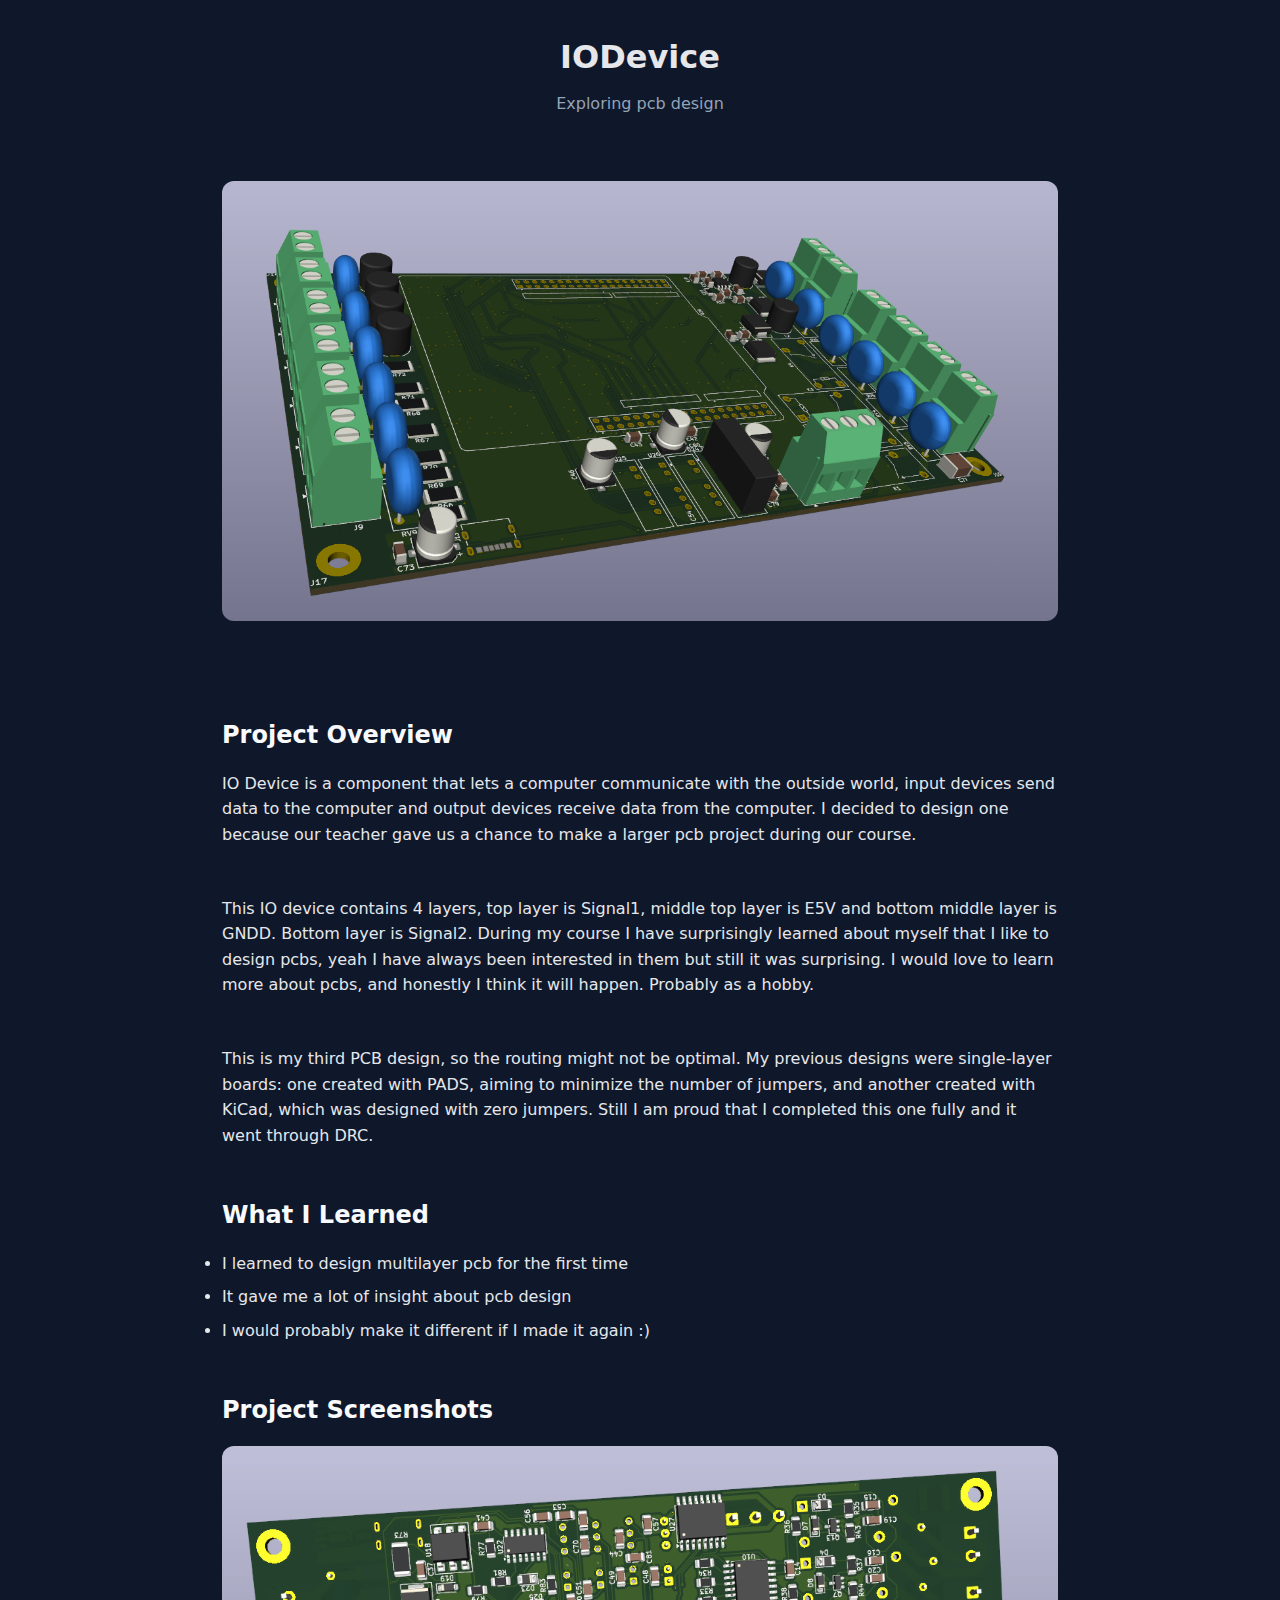
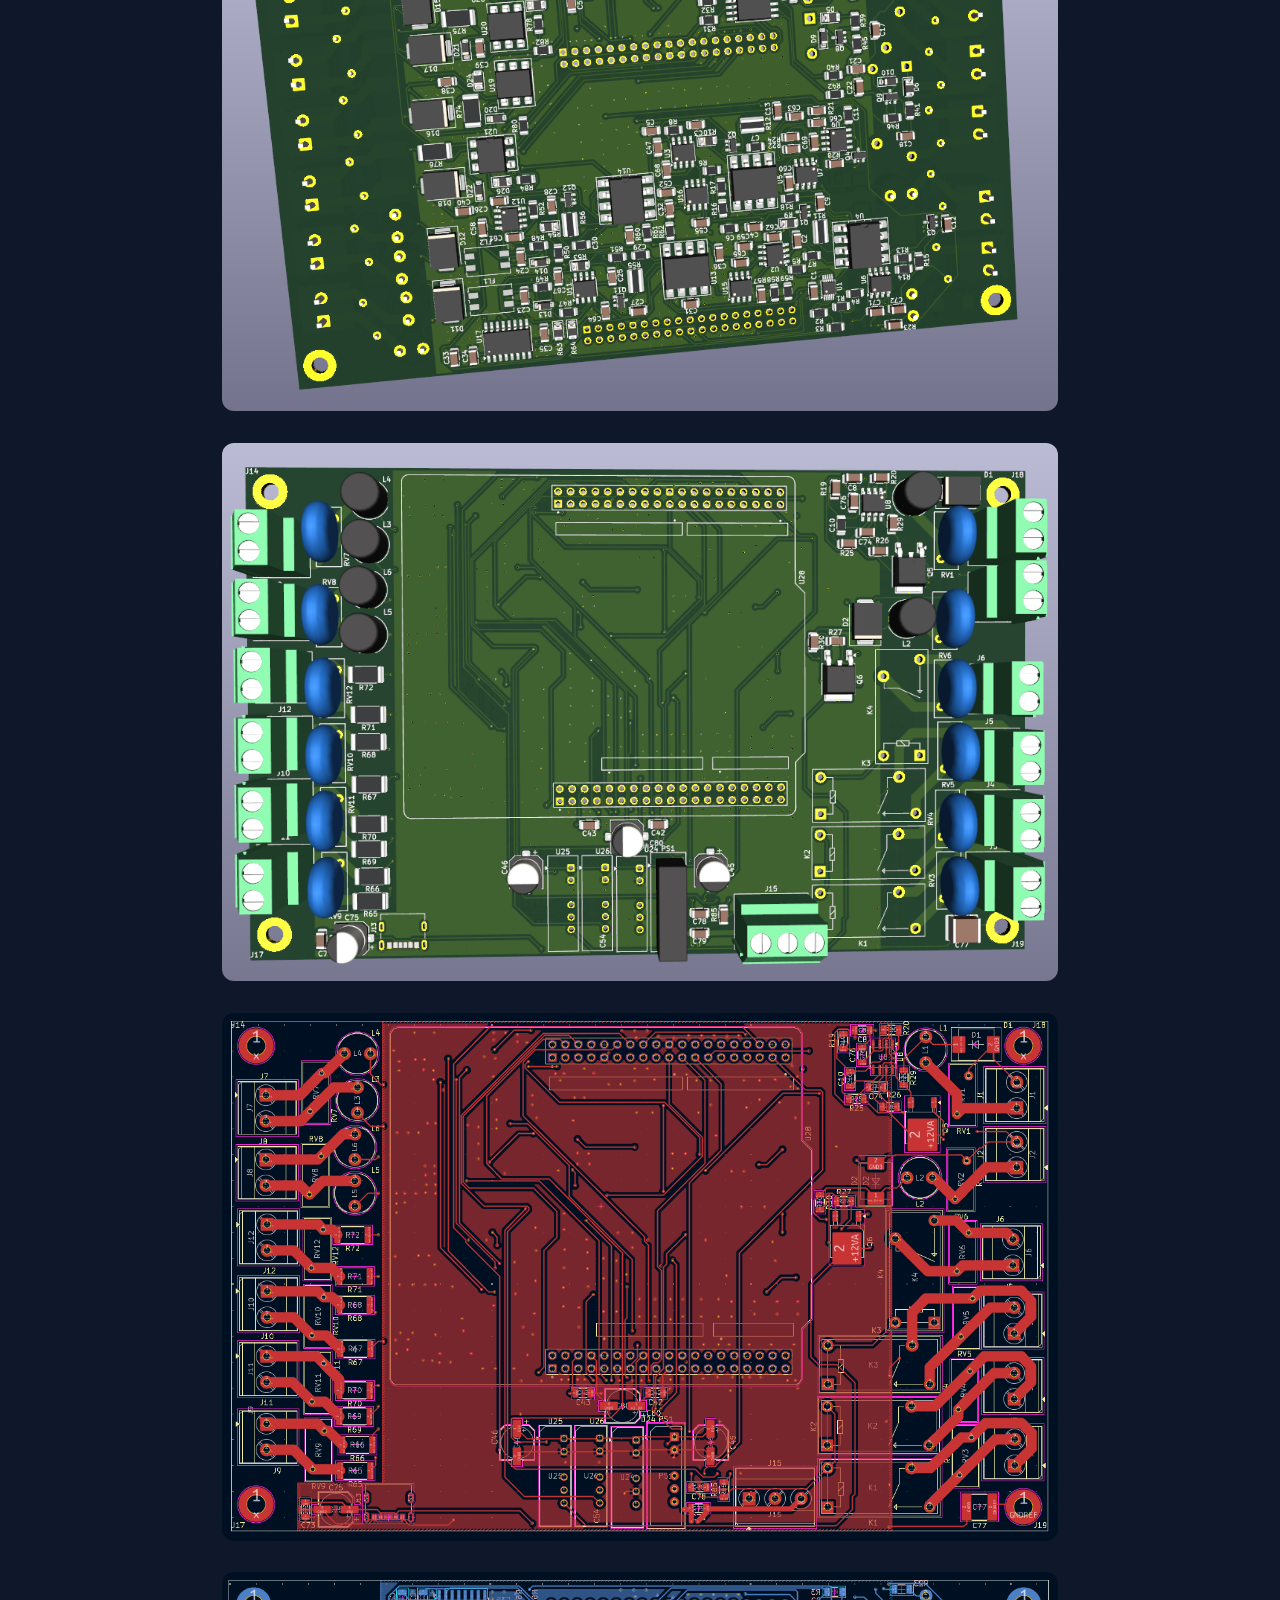
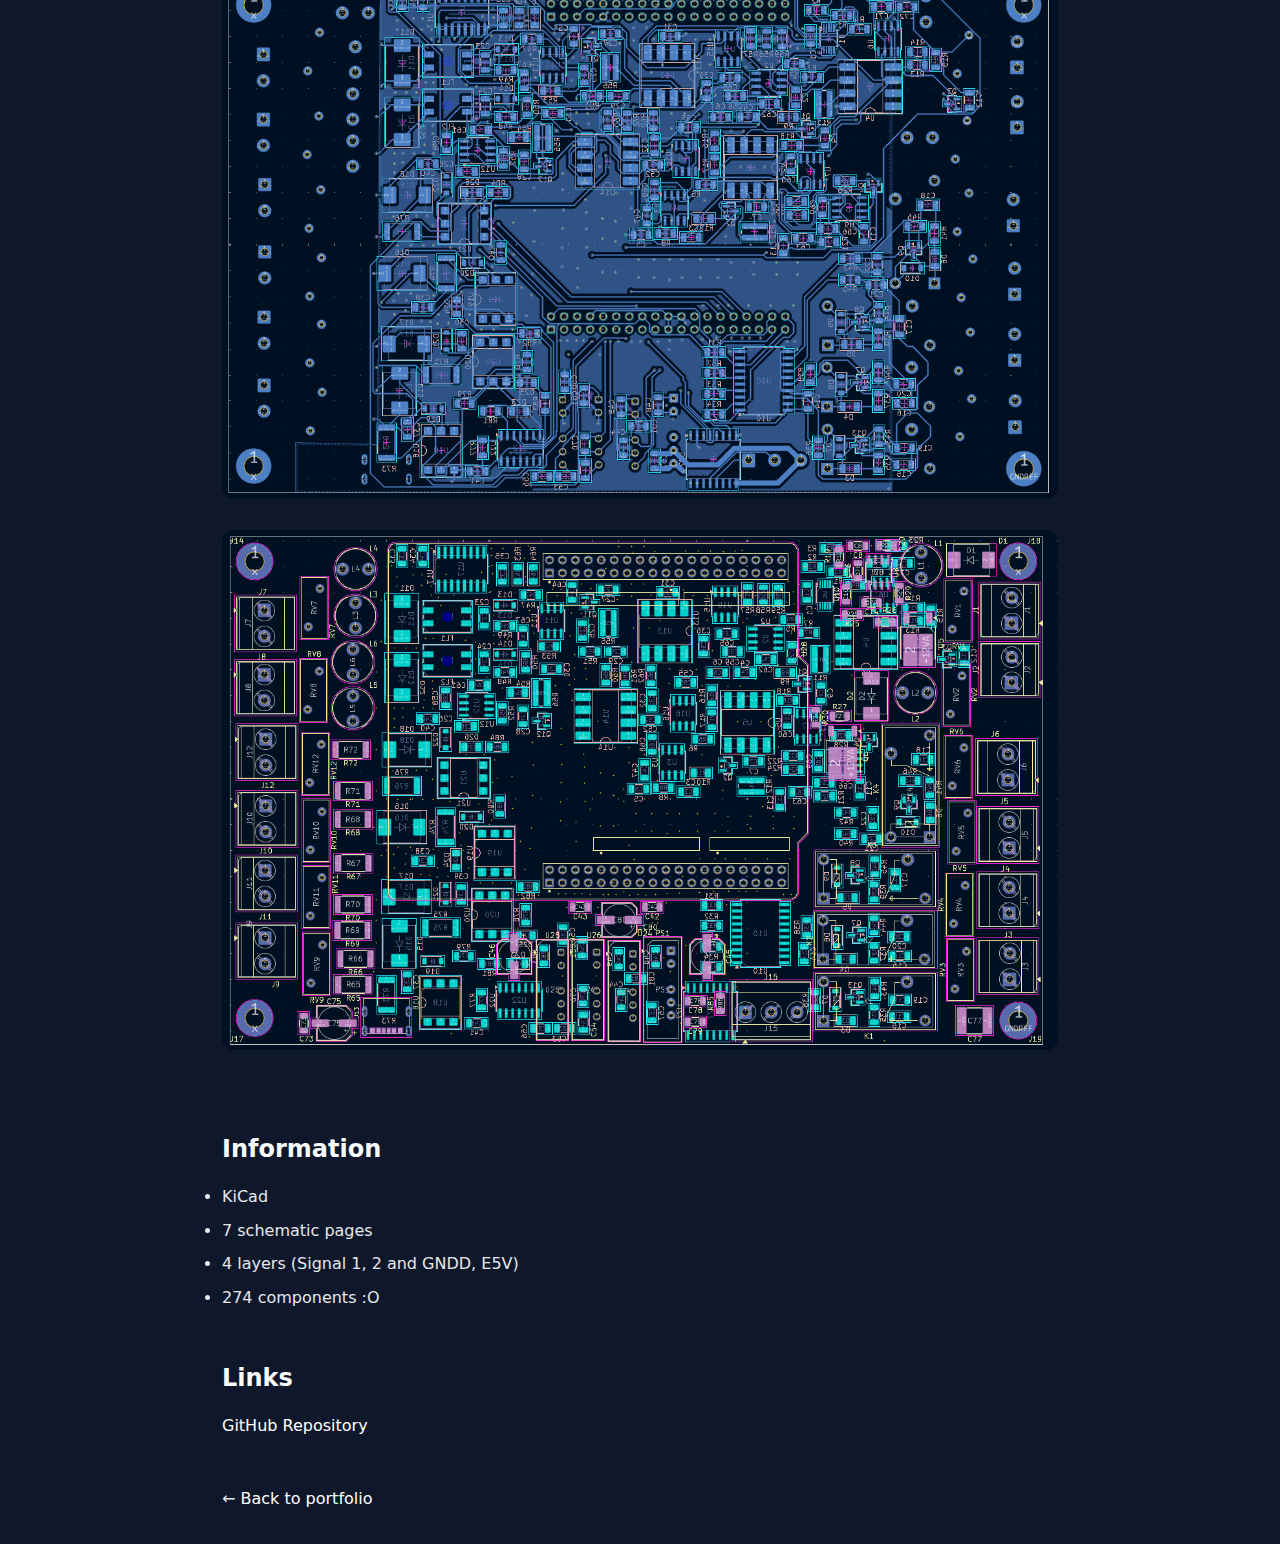
<file: projects/IOdevice.html>
<!DOCTYPE html>
<html lang="en">
<head>
  <meta charset="UTF-8" />
  <title>IODevice | Eevertti</title>
  <meta name="viewport" content="width=device-width, initial-scale=1.0" />

  <link rel="stylesheet" href="../css/style.css" />
</head>
<body>

  <header class="container">
    <h1>IODevice</h1>
    <p class="subtitle">
      Exploring pcb design
    </p>
  </header>

  <main class="container">

    <!-- Hero Image -->
    <img
      src="../images/IOdevice/3d_image.png"
      alt="IODevice 3D"
      style="width:100%; border-radius:12px; margin-bottom:2.5rem;"
    />

    <!-- Overview -->
    <section>
      <h2>Project Overview</h2>
      <p>
       IO Device is a component that lets a computer communicate with the outside world, input devices send data to the computer
       and output devices receive data from the computer. I decided to design one because our teacher gave us a chance to make a
       larger pcb project during our course.
      </p>
    </section>

    <section>
       <p>
        This IO device contains 4 layers, top layer is Signal1, middle top layer is E5V and bottom middle layer is GNDD. Bottom layer is Signal2.
        During my course I have surprisingly learned about myself that I like to design pcbs, yeah I have always been interested in them but still it was surprising.
        I would love to learn more about pcbs, and honestly I think it will happen. Probably as a hobby.
      </p>
    </section>

     <section>
       <p>
        This is my third PCB design, so the routing might not be optimal. My previous designs were single-layer boards: one created with PADS, aiming to minimize the number of jumpers, and another created with KiCad, which was designed with zero jumpers.
         Still I am proud that I completed this one fully and it went through DRC.
      </p>
    </section>
    
    <!-- What you learned -->
    <section>
      <h2>What I Learned</h2>
      <ul>
        <li>I learned to design multilayer pcb for the first time</li>
        <li>It gave me a lot of insight about pcb design</li>
        <li>I would probably make it different if I made it again :)</li>
      </ul>
    </section>

    <!-- Image Gallery -->
    <section>
      <h2>Project Screenshots</h2>

      <img
        src="../images/IOdevice/3d_imagebot.png"
        alt="IODevice 3D from the bottom"
        style="width:100%; border-radius:12px; margin-bottom:1.5rem;"
      />

      <img
        src="../images/IOdevice/3d_imagetop.png"
        alt="IODevice 3D from the top"
        style="width:100%; border-radius:12px; margin-bottom:1.5rem;"
      />

      <img
        src="../images/IOdevice/signal1.png"
        alt="IODevice top layer"
        style="width:100%; border-radius:12px; margin-bottom:1.5rem;"
      />
      
      <img
        src="../images/IOdevice/signal2.png"
        alt="IODevice bottom layer"
        style="width:100%; border-radius:12px; margin-bottom:1.5rem;"
      />

      <img
        src="../images/IOdevice/without_copper.png"
        alt="IODevice total"
        style="width:100%; border-radius:12px; margin-bottom:1.5rem;"
      />

      
    </section>

    <!-- Tech Stack -->
    <section>
      <h2>Information</h2>
      <ul>
        <li>KiCad</li>
        <li>7 schematic pages</li>
        <li>4 layers (Signal 1, 2 and GNDD, E5V)</li>
        <li>274 components :O</li>
      </ul>
    </section>

    <!-- Links -->
    <section>
      <h2>Links</h2>
      <p>
        <a href="https://github.com/EeverttiP/iodevice" target="_blank">
          GitHub Repository
        </a>
        <br />
      </p>
    </section>

    <!-- Navigation -->
    <p style="margin-top:3rem;">
      ← <a href="../index.html">Back to portfolio</a>
    </p>

  </main>

</body>
</html>
</file>
<file: css/style.css>
* {
  margin: 0;
  padding: 0;
  box-sizing: border-box;
}

body {
  font-family: system-ui, -apple-system, BlinkMacSystemFont, sans-serif;
  background: #0f172a;
  color: #e5e7eb;
  line-height: 1.6;
}

.container {
  max-width: 900px;
  margin: 0 auto;
  padding: 2rem;
}

header {
  text-align: center;
  padding-top: 4rem;
}

.subtitle {
  color: #94a3b8;
  margin-top: 0.5rem;
}

section {
  margin-top: 3rem;
}

h2 {
  margin-bottom: 1rem;
  color: #f8fafc;
}

.projects {
  display: grid;
  grid-template-columns: repeat(auto-fit, minmax(500px, 1fr));
  gap: 1.5rem;
}

.card {
  background: #020617;
  border-radius: 12px;
  padding: 1.5rem;
  border: 1px solid #1e293b;
}

.card h3 {
  margin-bottom: 0.5rem;
}

.card p {
  color: #cbd5f5;
  margin-bottom: 1rem;
}

.card a {
  color: #38bdf8;
  text-decoration: none;
  font-weight: 500;
}

.card a:hover {
  text-decoration: underline;
}

.footer {
  text-align: center;
  margin-top: 4rem;
  color: #64748b;
}
.card img {
  width: 100%;
  height: auto;
  border-radius: 8px;
  margin-bottom: 1rem;
}
li {
  color: #e5e7eb;
  margin-bottom: 0.5rem;
}
a {
  color: #ffffff;   
  text-decoration: none; 
  font-weight: 500;
}

a:hover {
  text-decoration: underline; 
}
</file>
